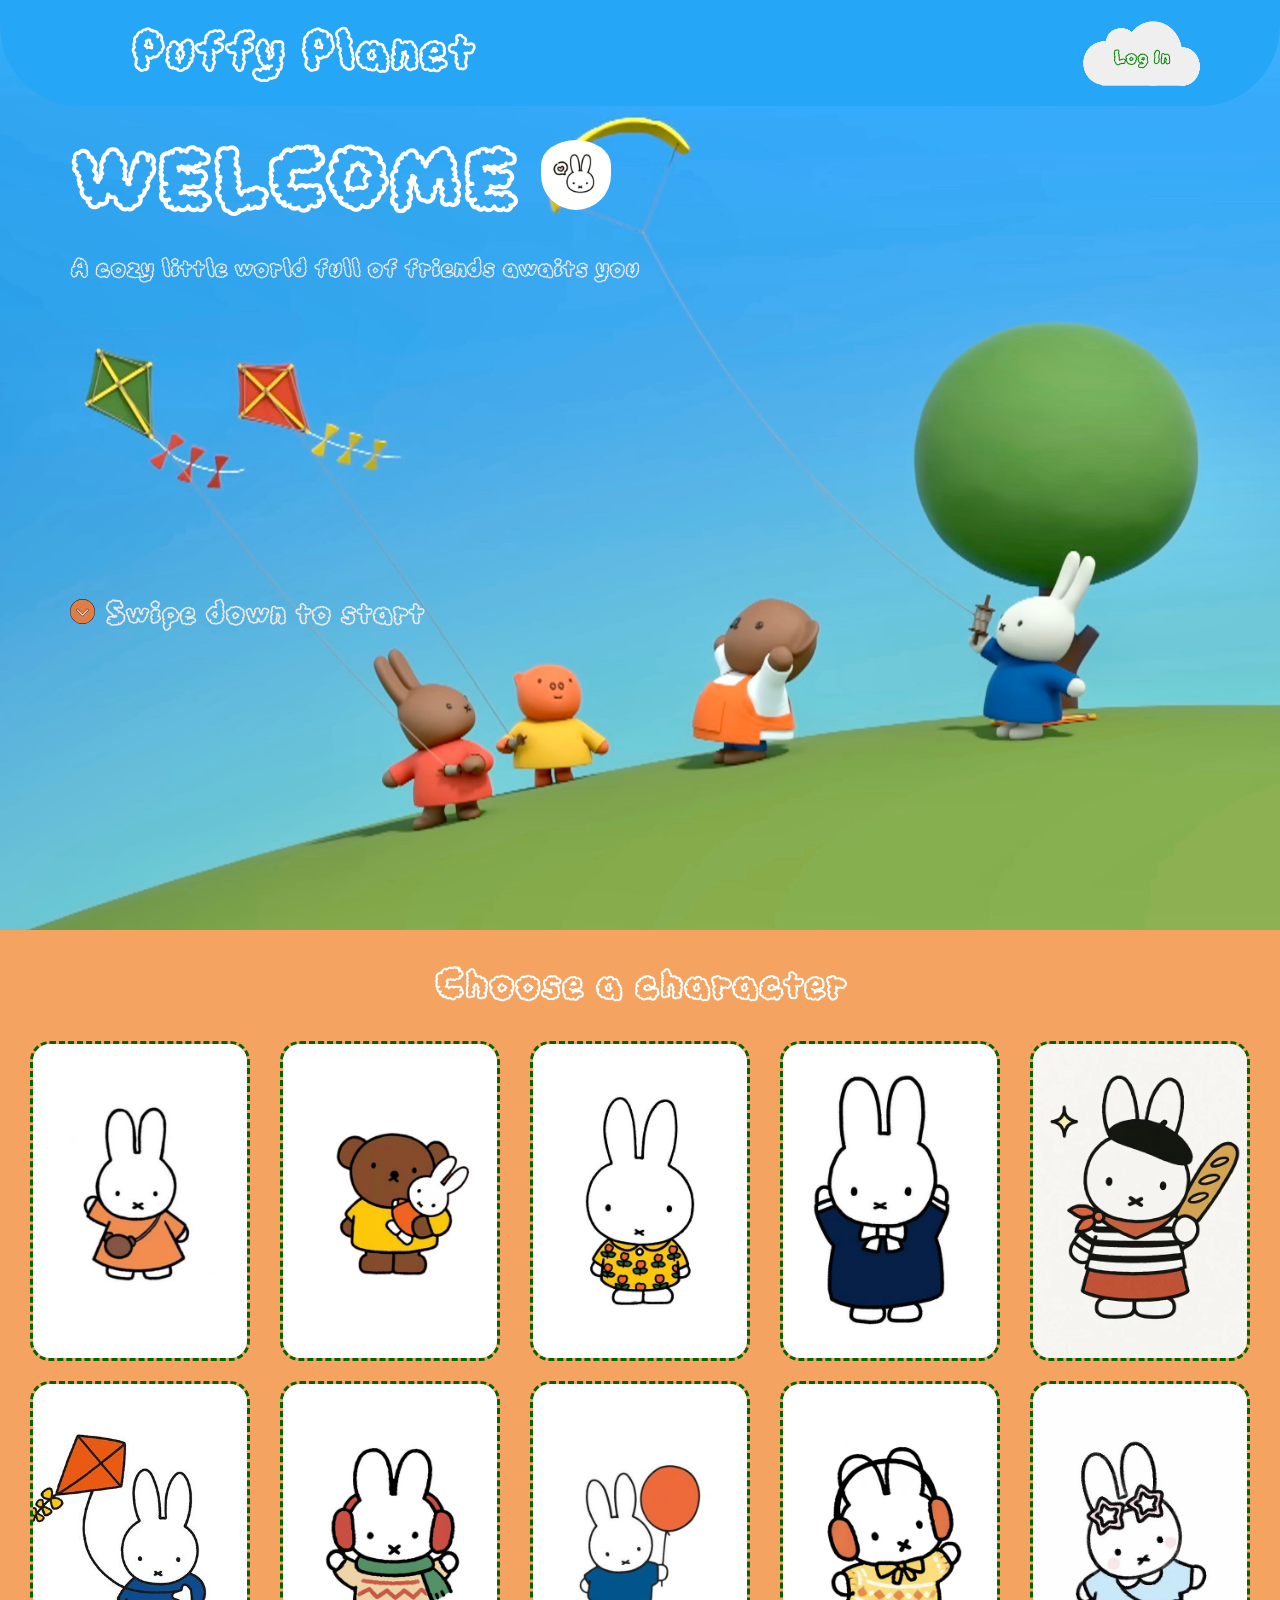
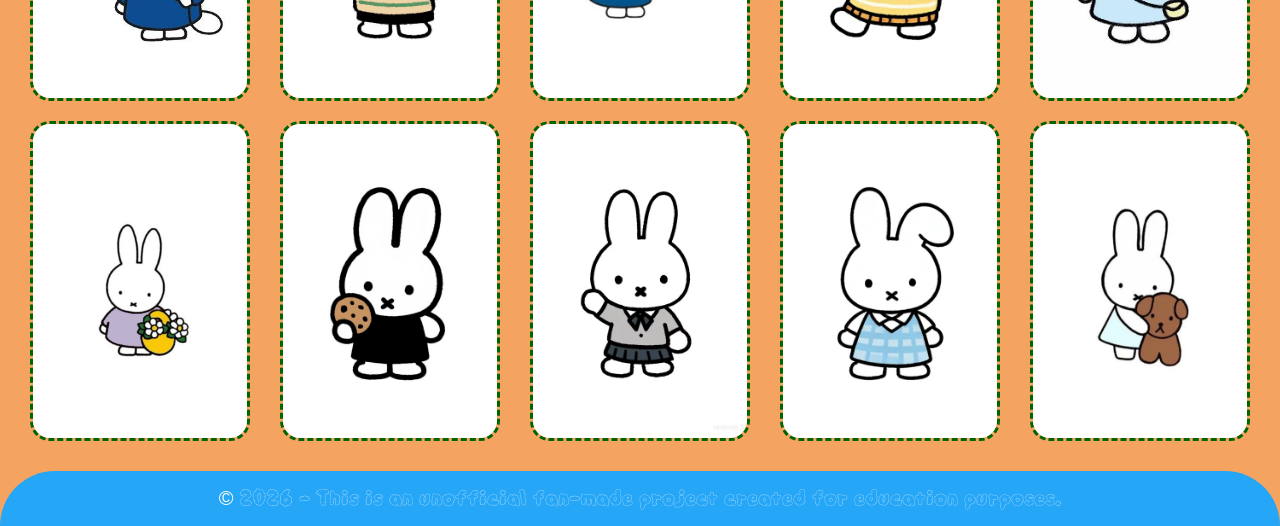
<file: index.html>
<!DOCTYPE html>
<html lang="en">
<head>
    <meta charset="UTF-8">
    <meta name="viewport" content="width=device-width, initial-scale=1.0">
    <title>Puffy Planet</title>
    <link rel="stylesheet" href="style.css">
</head>
<body>
    <nav>

  <p class="logo">Puffy Planet</p>

  <div class="menu">
    <a href="loginPage.html">
        <button id="login">Log In</button>
    </a>
    
  </div>

    </nav>

<!-- Hero -->
<section class="hero">

  <div class="hero-content">

    <h1>WELCOME <img src="images/welcome.webp" alt="Welcome!" id="welcome"></h1>

    <p>
      A cozy little world full of friends awaits you
    </p>
    <p id="start"><img src="images/down-arrow-svgrepo-com.svg" id="arrow">Swipe down to start</p>

  </div>

</section>

<!-- Characters -->
<section class="section">

  <h1>Choose a character</h1>

  <div class="characters">

    <div class="card">
        <a href="loginPage.html">
            <img src="images/1.webp">
        </a>
    </div>

    <div class="card">
        <a href="loginPage.html">
            <img src="images/2.jpg">
        </a>
    </div>

    <div class="card">
        <a href="loginPage.html">
            <img src="images/3.jpg">
        </a>
    </div>

    <div class="card">
        <a href="loginPage.html">
            <img src="images/4.jpg">
        </a>
    </div>

    <div class="card">
        <a href="loginPage.html">
            <img src="images/5.webp">
        </a>
    </div>

    <div class="card">
        <a href="loginPage.html">
            <img src="images/6.jpg">
        </a>
    </div>

    <div class="card">
        <a href="loginPage.html">
            <img src="images/7.jpg">
        </a>
    </div>

    <div class="card">
        <a href="loginPage.html">
            <img src="images/8.jpg">
        </a>
    </div>

    <div class="card">
        <a href="loginPage.html">
            <img src="images/9.webp">
        </a>
    </div>

    <div class="card">
        <a href="loginPage.html">
            <img src="images/10.webp">
        </a>
    </div>

    <div class="card">
        <a href="loginPage.html">
            <img src="images/11.webp">
        </a>
    </div>

    <div class="card">
        <a href="loginPage.html">
            <img src="images/12.jpg">
        </a>
    </div>

    <div class="card">
        <a href="loginPage.html">
            <img src="images/13.webp">
        </a>
    </div>

    <div class="card">
        <a href="loginPage.html">
            <img src="images/14.webp">
        </a>
    </div>

    <div class="card">
        <a href="loginPage.html">
            <img src="images/15.webp">
        </a>
    </div>


  </div>

</section>

<footer>
    <p>© 2026 - This is an unofficial fan-made project created for education purposes.</p>
</footer>
    
</body>
</html>
</file>
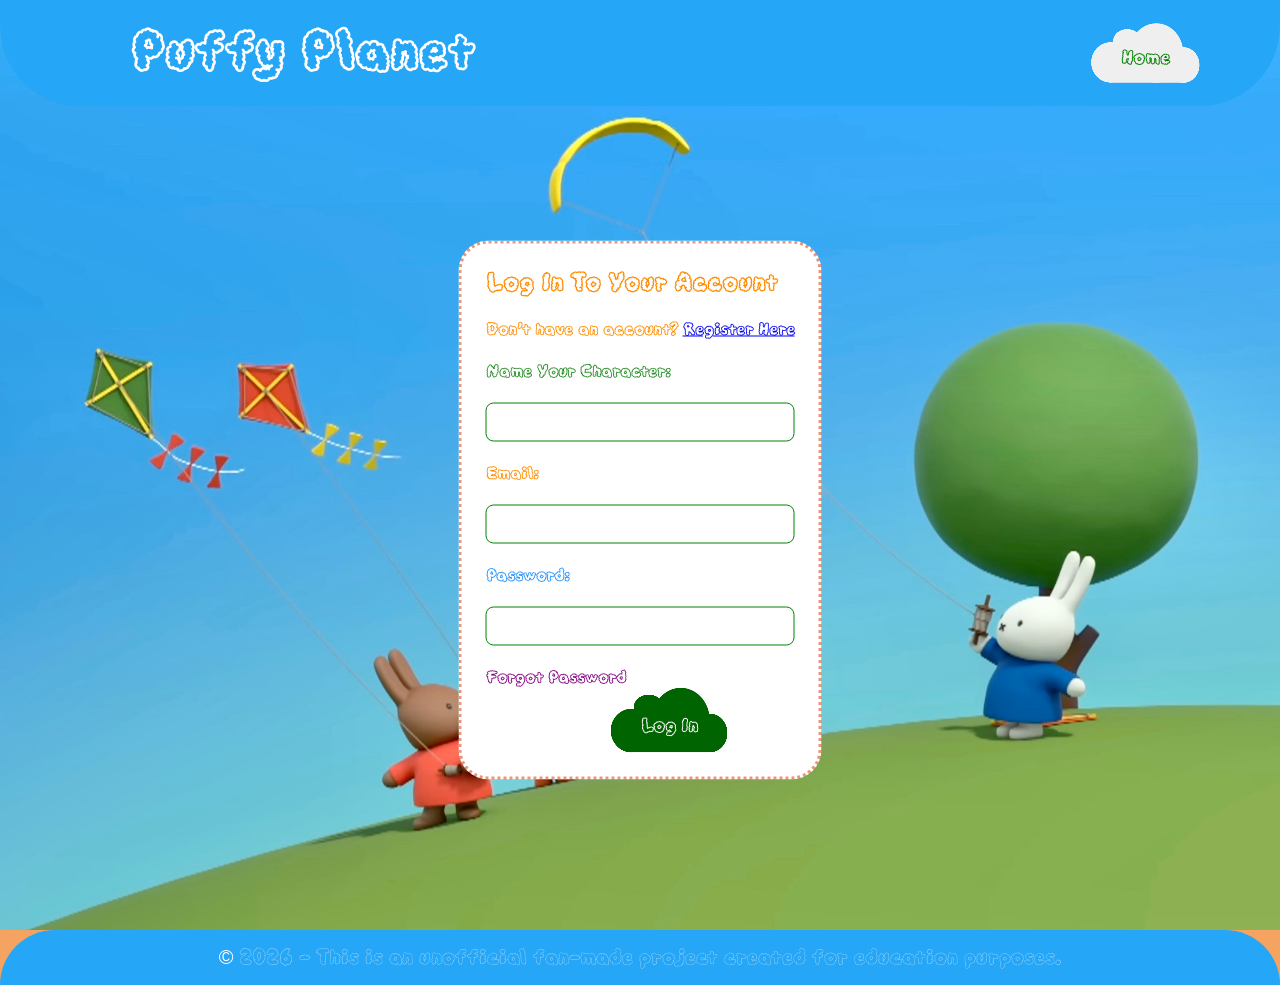
<file: loginPage.html>
<!DOCTYPE html>
<html lang="en">
<head>
    <meta charset="UTF-8">
    <meta name="viewport" content="width=device-width, initial-scale=1.0">
    <title>Puffy Planet</title>
    <link rel="stylesheet" href="style.css">
</head>
<body>
    <nav>

  <p class="logo">Puffy Planet</p>

  <div class="menu">
    <a href="index.html">
        <button id="login">Home</button>
    </a>
    
  </div>

    </nav>

<!-- Hero -->
<section class="hero">
    <div class="container">
        
        <form class="form" style="font-weight: bold">
            <h1 style="color: darkorange">Log In To Your Account</h1><br>
            <p style="color:darkorange">Don't have an account? <a href="registerPage.html">Register Here</a></p><br>

            <label for="character-name" style="color:forestgreen">Name Your Character:</label><br>
            <input type="text"><br>
            <label for="email" style="color:darkorange">Email:</label><br>
            <input type="email"><br>
            <label for="password" style="color:dodgerblue">Password:</label><br>
            <input type="password"><br>
            <p style="color:purple">Forgot Password</p>
            <a href="loginPage.html">
                <button id="login" style="background-color: darkgreen; color:white; margin-left:125px;">Log In</button>
            </a>
        </form>
    </div>

    

</section>
    <footer id="footer">
        <p>© 2026 - This is an unofficial fan-made project created for education purposes.</p>
    </footer>
</body>
</html>
</file>
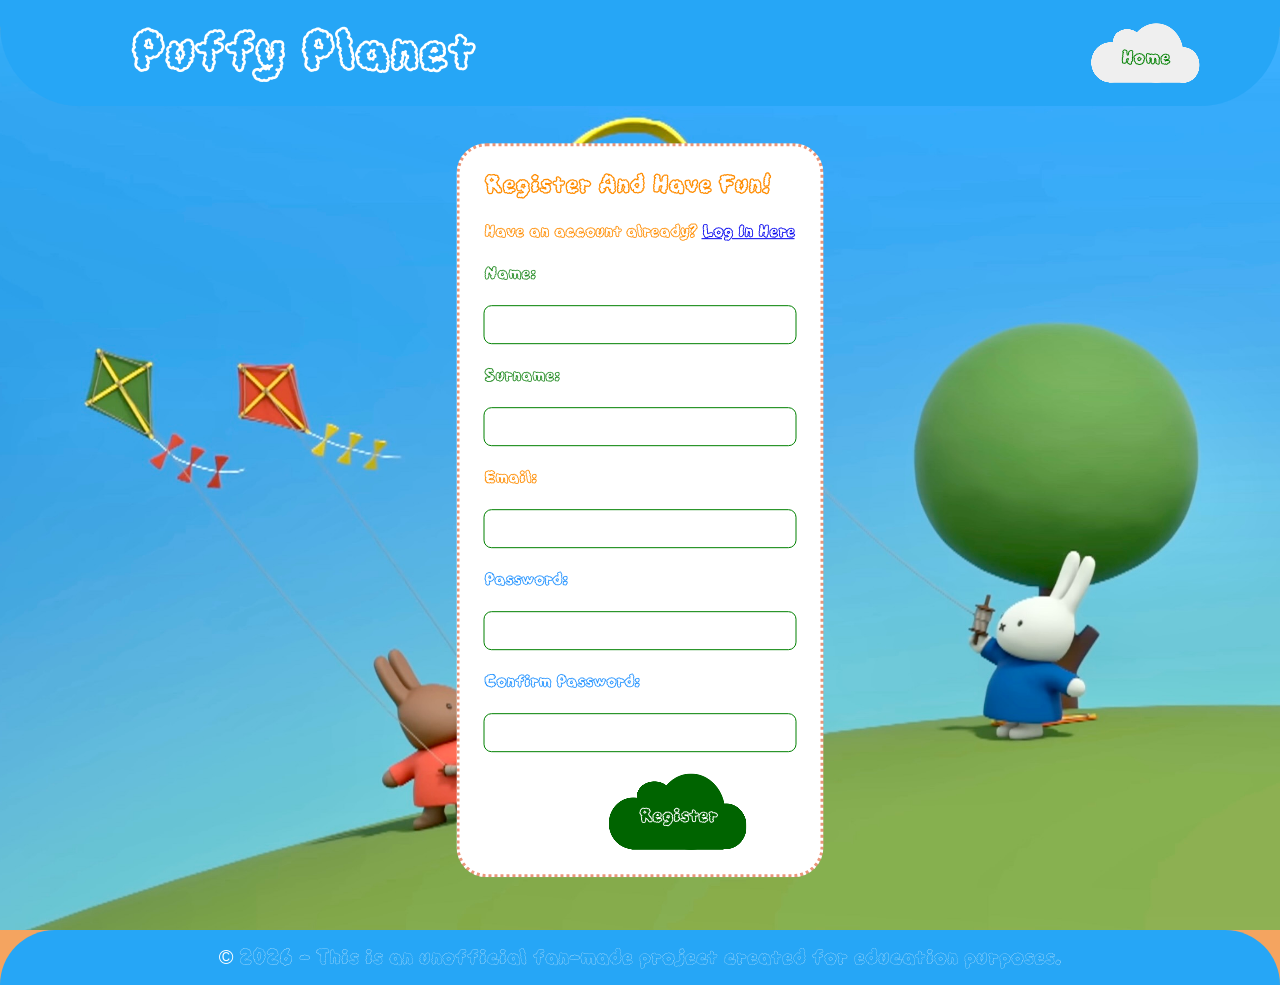
<file: registerPage.html>
<!DOCTYPE html>
<html lang="en">
<head>
    <meta charset="UTF-8">
    <meta name="viewport" content="width=device-width, initial-scale=1.0">
    <title>Puffy Planet</title>
    <link rel="stylesheet" href="style.css">
</head>
<body>
    <nav>

  <p class="logo">Puffy Planet</p>

  <div class="menu">
    <a href="index.html">
        <button id="login">Home</button>
    </a>
    
  </div>

    </nav>

<!-- Hero -->
<section class="hero">
    <div class="container">
        
        <form class="form" style="font-weight: bold">
            <h1 style="color: darkorange">Register And Have Fun!</h1><br>
            <p style="color:darkorange">Have an account already? <a href="loginPage.html">Log In Here</a></p><br>

            <label for="name" style="color:forestgreen">Name:</label><br>
            <input type="text"><br>
            <label for="surname" style="color:forestgreen">Surname:</label><br>
            <input type="text"><br>
            <label for="email" style="color:darkorange">Email:</label><br>
            <input type="email"><br>
            <label for="password" style="color:dodgerblue">Password:</label><br>
            <input type="password"><br>
            <label for="confirm-password" style="color:dodgerblue">Confirm Password:</label><br>
            <input type="password"><br>
            <a href="registerPage.html">
                <button id="login" style="background-color: darkgreen; color:white; margin-left:125px;">Register</button>
            </a>
        </form>
    </div>


</section>
    <footer id="footer">
        <p>© 2026 - This is an unofficial fan-made project created for education purposes.</p>
    </footer>
</body>
</html>
</file>
<file: style.css>
@font-face {
  font-family: 'SoCloudy';
  src: url('fonts/SoCloudy-PV7yd.otf') format('truetype');
  font-weight: normal;
  font-style: normal;
}
*{
  margin:0;
  padding:0;
  box-sizing:border-box;
  font-family: 'SoCloudy', sans-serif;
}

body{
  background-color:sandybrown;
  color:white;
  margin-top: 30px;
}

/* Navbar */
nav{
  position:fixed;
  width:100%;
  top:0;
  z-index:100;

  display:flex;
  justify-content:space-between;
  align-items:center;

  padding: 20px 30px;

  background:rgb(38, 166, 246);
  backdrop-filter:blur(10px);
  
  border-radius: 0 0 80px 80px;
}


.logo{
  color:white;
  font-family: 'SoCloudy', sans-serif;
  font-size: 52px;
  font-weight: bolder;
  padding: 0px 100px;
  
}


#login{
    margin: 0px 50px 0px 50px;
    
    font-weight: bolder;
    padding: 10px 30px 0px 30px;
    font-size: 18px;
    aspect-ratio: 1.8;
    border:none;
    --g: radial-gradient(50% 50%, #000 98%, #0000) no-repeat;
    mask: var(--g) 100% 100%/30% 60%,var(--g) 70% 0/50% 100%,var(--g) 0 100%/36% 68%,var(--g) 27% 18%/26% 40%,linear-gradient(#000 0 0) bottom/67% 58% no-repeat;
    color: green;
}
#login:hover{
    cursor: pointer;
}

/* Hero */
.hero{
  height:100vh;

  background:url(images/background.jpeg);

  background-size:cover;
  background-position:center;

  display:flex;
  

  padding:0 70px;
  position: relative;
}

.hero-content{
  width:600px;
  animation:fadeUp 1.2s ease;
  margin-top: 100px;
}

.hero-content h1{
  font-size:80px;
  margin-bottom: 20px;
}
#welcome{
    height: 80px;
    border-radius: 100px;
    padding-top: 10px;
}

.hero-content p{
  color:#ebe9e9;
  font-size: 24px;
  font-weight: bold;
}
#arrow{
    height:40px;
    color: white;
    padding: 15px 10px 0px 0px;
}
.hero-content #start{
    color:#ebe9e9;
    margin-top: 300px;
    font-size: 30px;
    font-weight: bold;
}


/* Characters section */
.section{
  padding:30px;
}

.section h1{
  margin:0px 0px 30px 0px;
  font-weight: bold;
  font-size: 40px;
  text-align: center;
  
}

.characters{
  display:flex;
  gap:20px;
  flex-wrap:wrap;
  justify-content: space-between;
}

.card{
  width:220px;
  height:320px;

  border-radius:20px;
  overflow:hidden;
  cursor:pointer;

  position:relative;

  transition:.4s;
  border-width: 0.2em;
  border-style: dashed;
  border-color:darkgreen;

}

.card img{
  width:100%;
  height:100%;
  object-fit:cover;
}

.card:hover{
  transform:scale(1.08);
}

.card-title{
  position:absolute;
  bottom:0;
  width:100%;
  padding:15px;

  background:linear-gradient(transparent, black);
}

/* Animasyon */
@keyframes fadeUp{
  from{
    opacity:0;
    transform:translateY(50px);
  }
  to{
    opacity:1;
    transform:translateY(0);
  }
}

@media(max-width:768px){

  nav{
    padding:20px;
  }

  .menu{
    display:none;
  }

  .hero{
    padding:20px;
  }

  .hero-content h1{
    font-size:40px;
  }

}

.container{
    position: absolute; 
  top: calc(50% + 30px);
  left: 50%;
  transform: translate(-50%, -50%);
  display: flex;
  flex-direction: column;
  align-items: center;
  
}

.form{
    display: flex;
    flex-direction: column;
    padding: 24px;
    border: 3px dotted darksalmon;
    background: white;
    border-radius: 30px;
    animation:fadeUp 1.2s ease;
    
    
}

input{
    padding: 10px;
    border-radius: 8px;
    border: 1px solid green;
}

footer{
  width:100%;
  padding: 15px;
  bottom: 0;
  z-index: 100;
  background:rgb(38, 166, 246);
  backdrop-filter:blur(10px);
  text-align:center;
  justify-content: center;
  font-size: 20px;
  border-radius: 80px 80px 0 0;
}
</file>
